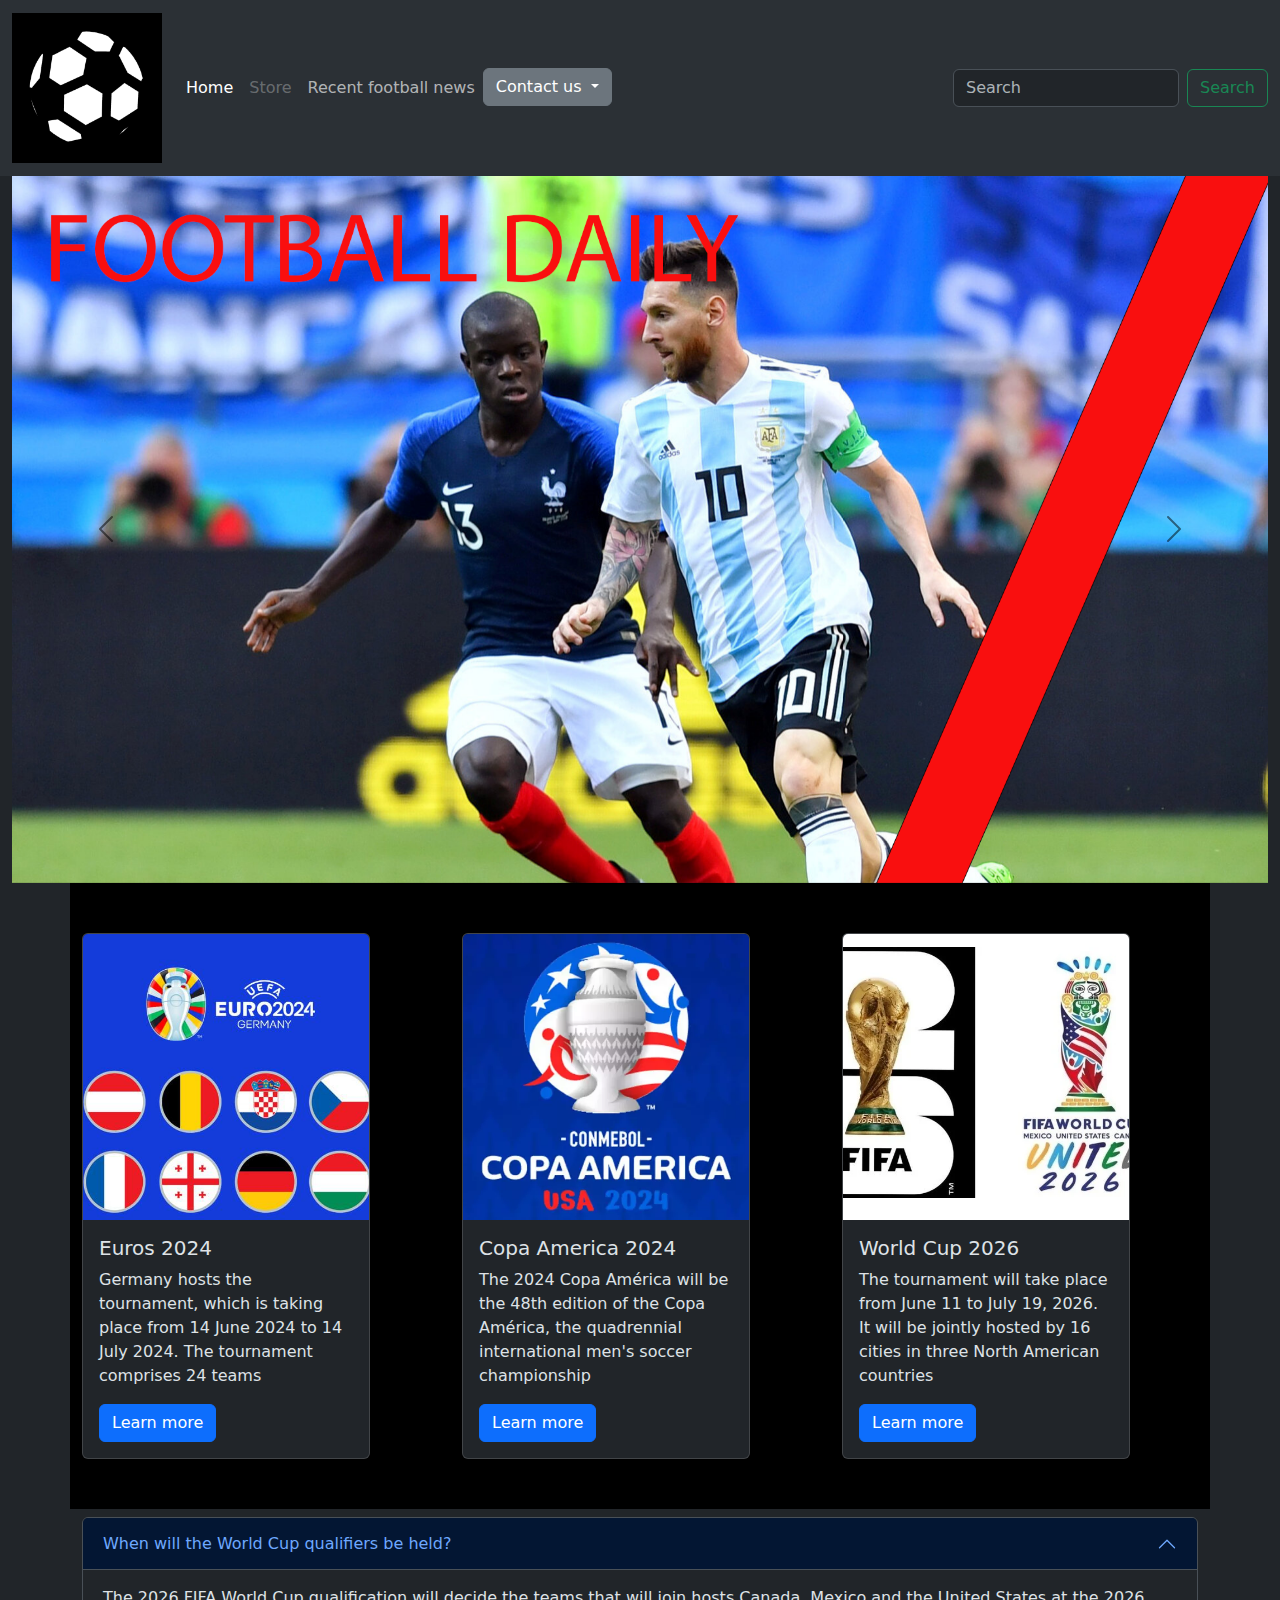
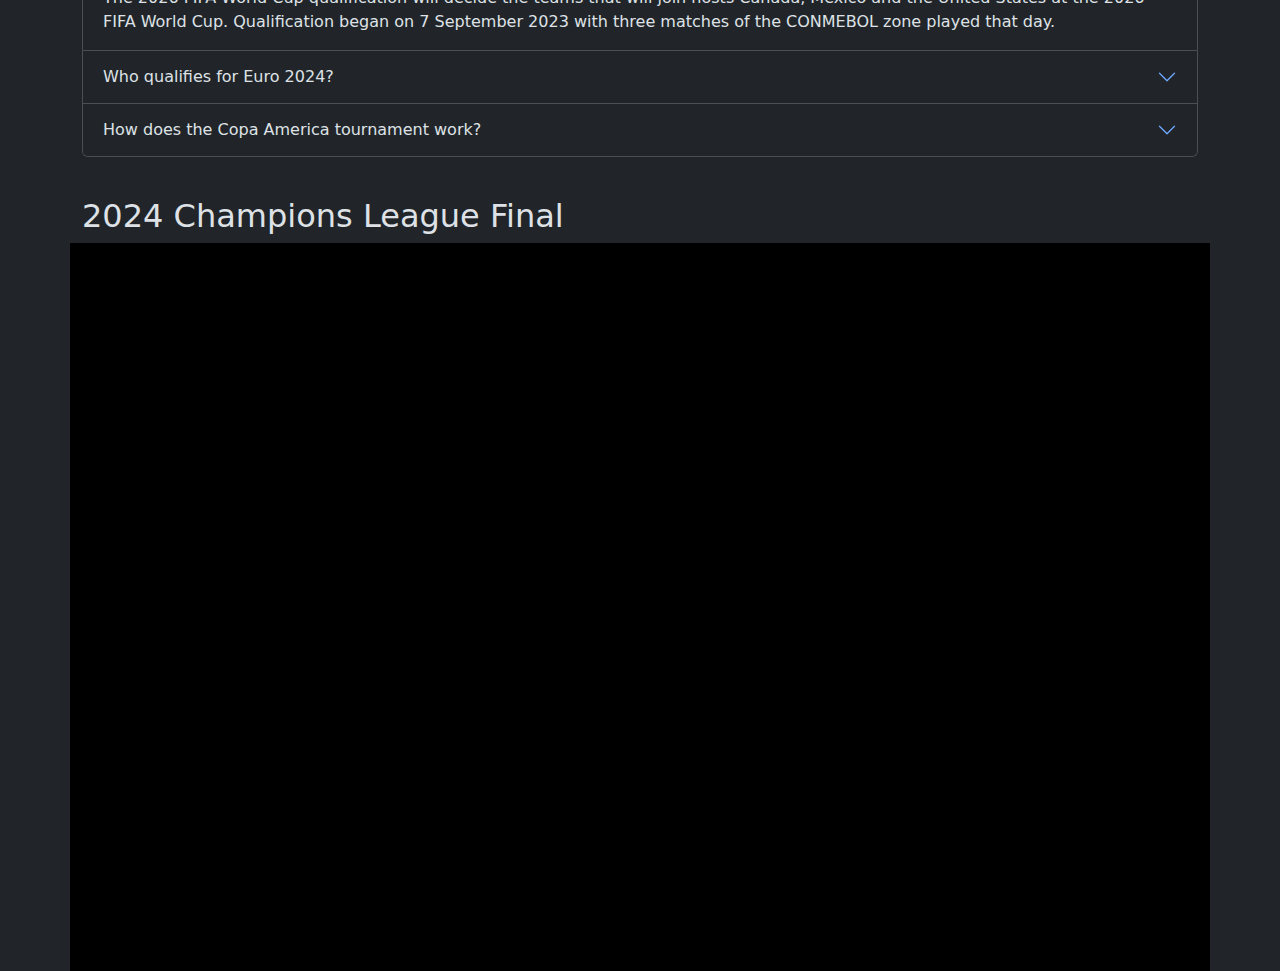
<file: index.html>
<!doctype html>
<html lang="en">
  <head>
    <meta charset="utf-8">
    <meta name="viewport" content="width=device-width, initial-scale=1">
    <title>Football Daily</title>
    <link href="https://cdn.jsdelivr.net/npm/bootstrap@5.3.3/dist/css/bootstrap.min.css" rel="stylesheet" integrity="sha384-QWTKZyjpPEjISv5WaRU9OFeRpok6YctnYmDr5pNlyT2bRjXh0JMhjY6hW+ALEwIH" crossorigin="anonymous">
    <link rel="stylesheet" href="style.css">
  </head>
  <body>
    
<!-- START TOP NAVIGATION -->
<nav class="navbar navbar-expand-lg bg-body-tertiary">
    <div class="container-fluid">
      <a class="navbar-brand" href="index.html"><img src="images/logo.png" alt="My logo" height="150"></a>
      <button class="navbar-toggler" type="button" data-bs-toggle="collapse" data-bs-target="#navbarSupportedContent" aria-controls="navbarSupportedContent" aria-expanded="false" aria-label="Toggle navigation">
        <span class="navbar-toggler-icon"></span>
      </button>
      <div class="collapse navbar-collapse" id="navbarSupportedContent">
        <ul class="navbar-nav me-auto mb-2 mb-lg-0">
          <li class="nav-item">
            <a class="nav-link active" aria-current="page" href="index.html">Home</a>
          </li>
          <li class="nav-item">
            <a class="nav-link disabled" aria-disabled="true" href="#">Store</a>
          </li>
          <li class="nav-item">
            <a class="nav-link" href="about.html">Recent football news</a>
          </li>
          
          <div class="dropdown">
            <a class="btn btn-secondary dropdown-toggle" href="#" role="button" data-bs-toggle="dropdown" aria-expanded="false">
              Contact us
            </a>
          
            <ul class="dropdown-menu">
              <li><a class="dropdown-item" href="#">Action</a></li>
              <li><a class="dropdown-item" href="#">Another action</a></li>
              <li><a class="dropdown-item" href="#">Something else here</a></li>
            </ul>
          </div>
          </li>
        </ul>
        <form class="d-flex" role="search">
          <input class="form-control me-2" type="search" placeholder="Search" aria-label="Search">
          <button class="btn btn-outline-success" type="submit">Search</button>
        </form>
      </div>
    </div>
  </nav>
  <li class="nav-item">
  


<!-- END TOP NAVIGATION -->

<!-- START HERO SLIDER -->
<div class="container-fluid">
  <div id="carouselExample" class="carousel slide">
    <div class="carousel-inner">
      <div class="carousel-item active">
        <img src="images/slider1.png" class="d-block w-100" alt="...">
      </div>
      <div class="carousel-item">
        <img src="images/slider2.png" class="d-block w-100" alt="...">
      </div>
      <div class="carousel-item">
        <img src="images/slider3.png" class="d-block w-100" alt="...">
      </div>
      <div class="carousel-item">
        <img src="images/slider4.png" class="d-block w-100" alt="...">
      </div>
    </div>
    <button class="carousel-control-prev" type="button" data-bs-target="#carouselExample" data-bs-slide="prev">
      <span class="carousel-control-prev-icon" aria-hidden="true"></span>
      <span class="visually-hidden">Previous</span>
    </button>
    <button class="carousel-control-next" type="button" data-bs-target="#carouselExample" data-bs-slide="next">
      <span class="carousel-control-next-icon" aria-hidden="true"></span>
      <span class="visually-hidden">Next</span>
    </button>
  </div>
</div>
<!-- END HERO SLIDER -->

<!-- START CARDS -->

<div class="container darkBand">
  <div class="row">
    <div class="col-sm-12 col-md-4"><div class="card" style="width: 18rem;">
      <img src="images/card1.png" class="card-img-top" alt="...">
      <div class="card-body">
        <h5 class="card-title">Euros 2024</h5>
        <p class="card-text">Germany hosts the tournament, which is taking place from 14 June 2024 to 14 July 2024. The tournament comprises 24 teams</p>
        <a href="#" class="btn btn-primary">Learn more</a>
      </div>
    </div></div>
    <div class="col-sm-12 col-md-4"><div class="card" style="width: 18rem;">
      <img src="images/card2.png" class="card-img-top" alt="...">
      <div class="card-body">
        <h5 class="card-title">Copa America 2024</h5>
        <p class="card-text">The 2024 Copa América will be the 48th edition of the Copa América, the quadrennial international men's soccer championship</p>
        <a href="#" class="btn btn-primary">Learn more</a>
      </div>
    </div></div>
    <div class="col-sm-12 col-md-4"><div class="card" style="width: 18rem;">
      <img src="images/card3.png" class="card-img-top" alt="...">
      <div class="card-body">
        <h5 class="card-title">World Cup 2026</h5>
        <p class="card-text">The tournament will take place from June 11 to July 19, 2026. It will be jointly hosted by 16 cities in three North American countries</p>
        <a href="#" class="btn btn-primary">Learn more</a>
      </div>
    </div></div>
  </div>
</div>

<!-- END CARDS -->
<!doctype html>
<html lang="en" data-bs-theme="dark">
  <head>
    <meta charset="utf-8">
    <meta name="viewport" content="width=device-width, initial-scale=1">
    <title>Bootstrap demo</title>
    <link href="https://cdn.jsdelivr.net/npm/bootstrap@5.3.3/dist/css/bootstrap.min.css" rel="stylesheet" integrity="sha384-QWTKZyjpPEjISv5WaRU9OFeRpok6YctnYmDr5pNlyT2bRjXh0JMhjY6hW+ALEwIH" crossorigin="anonymous">
  </head>
  <body>
    
    <script src="https://cdn.jsdelivr.net/npm/bootstrap@5.3.3/dist/js/bootstrap.bundle.min.js" integrity="sha384-YvpcrYf0tY3lHB60NNkmXc5s9fDVZLESaAA55NDzOxhy9GkcIdslK1eN7N6jIeHz" crossorigin="anonymous"></script>
  </body>
</html>
<!-- BEGIN FAQ -->
<h1></h1>
<h1></h1>
<h1></h1>
<h1></h1>
<div class="container">
  <div class="row">
<div class="accordion" id="accordionExample">
  <div class="accordion-item">
    <h2 class="accordion-header">
      <button class="accordion-button" type="button" data-bs-toggle="collapse" data-bs-target="#collapseOne" aria-expanded="true" aria-controls="collapseOne">
        When will the World Cup qualifiers be held?
      </button>
    </h2>
    <div id="collapseOne" class="accordion-collapse collapse show" data-bs-parent="#accordionExample">
      <div class="accordion-body">
        The 2026 FIFA World Cup qualification will decide the teams that will join hosts Canada, Mexico and the United States at the 2026 FIFA World Cup. Qualification began on 7 September 2023 with three matches of the CONMEBOL zone played that day.
      </div>
    </div>
  </div>
  <div class="accordion-item">
    <h2 class="accordion-header">
      <button class="accordion-button collapsed" type="button" data-bs-toggle="collapse" data-bs-target="#collapseTwo" aria-expanded="false" aria-controls="collapseTwo">
        Who qualifies for Euro 2024?
      </button>
    </h2>
    <div id="collapseTwo" class="accordion-collapse collapse" data-bs-parent="#accordionExample">
      <div class="accordion-body">
        Two teams - the group winners and runners-up - will qualify automatically from each of the 10 groups. Three teams will then qualify via the play-offs.
      </div>
    </div>
  </div>
  <div class="accordion-item">
    <h2 class="accordion-header">
      <button class="accordion-button collapsed" type="button" data-bs-toggle="collapse" data-bs-target="#collapseThree" aria-expanded="false" aria-controls="collapseThree">
        How does the Copa America tournament work?
      </button>
    </h2>
    <div id="collapseThree" class="accordion-collapse collapse" data-bs-parent="#accordionExample">
      <div class="accordion-body">
        The 16-team tournament begins with four groups of four, who will each play every other member of their respective groups once.
      </div>
    </div>
  </div>
</div>

<!-- END FAQ -->
<h1></h1>
<h1></h1>
<h1></h1>
<h1></h1>
<h1></h1>
<h2>2024 Champions League Final</h2>	
<div class="container darkBand">
  <div class="row">
    <div class="ratio ratio-16x9">
      <iframe src="https://www.youtube.com/embed/e4-tgq8h3y4?si=dY5yD39Nbt-waVUU" title="YouTube video player" frameborder="0" allow="accelerometer; autoplay; clipboard-write; encrypted-media; gyroscope; picture-in-picture; web-share" referrerpolicy="strict-origin-when-cross-origin" allowfullscreen></iframe>
    </div>
  </div>
</div>

<!-- DO NOT EDIT BELOW THIS LINE -->
    <script src="https://cdn.jsdelivr.net/npm/bootstrap@5.3.3/dist/js/bootstrap.bundle.min.js" integrity="sha384-YvpcrYf0tY3lHB60NNkmXc5s9fDVZLESaAA55NDzOxhy9GkcIdslK1eN7N6jIeHz" crossorigin="anonymous"></script>
  </body>
</html>
</file>
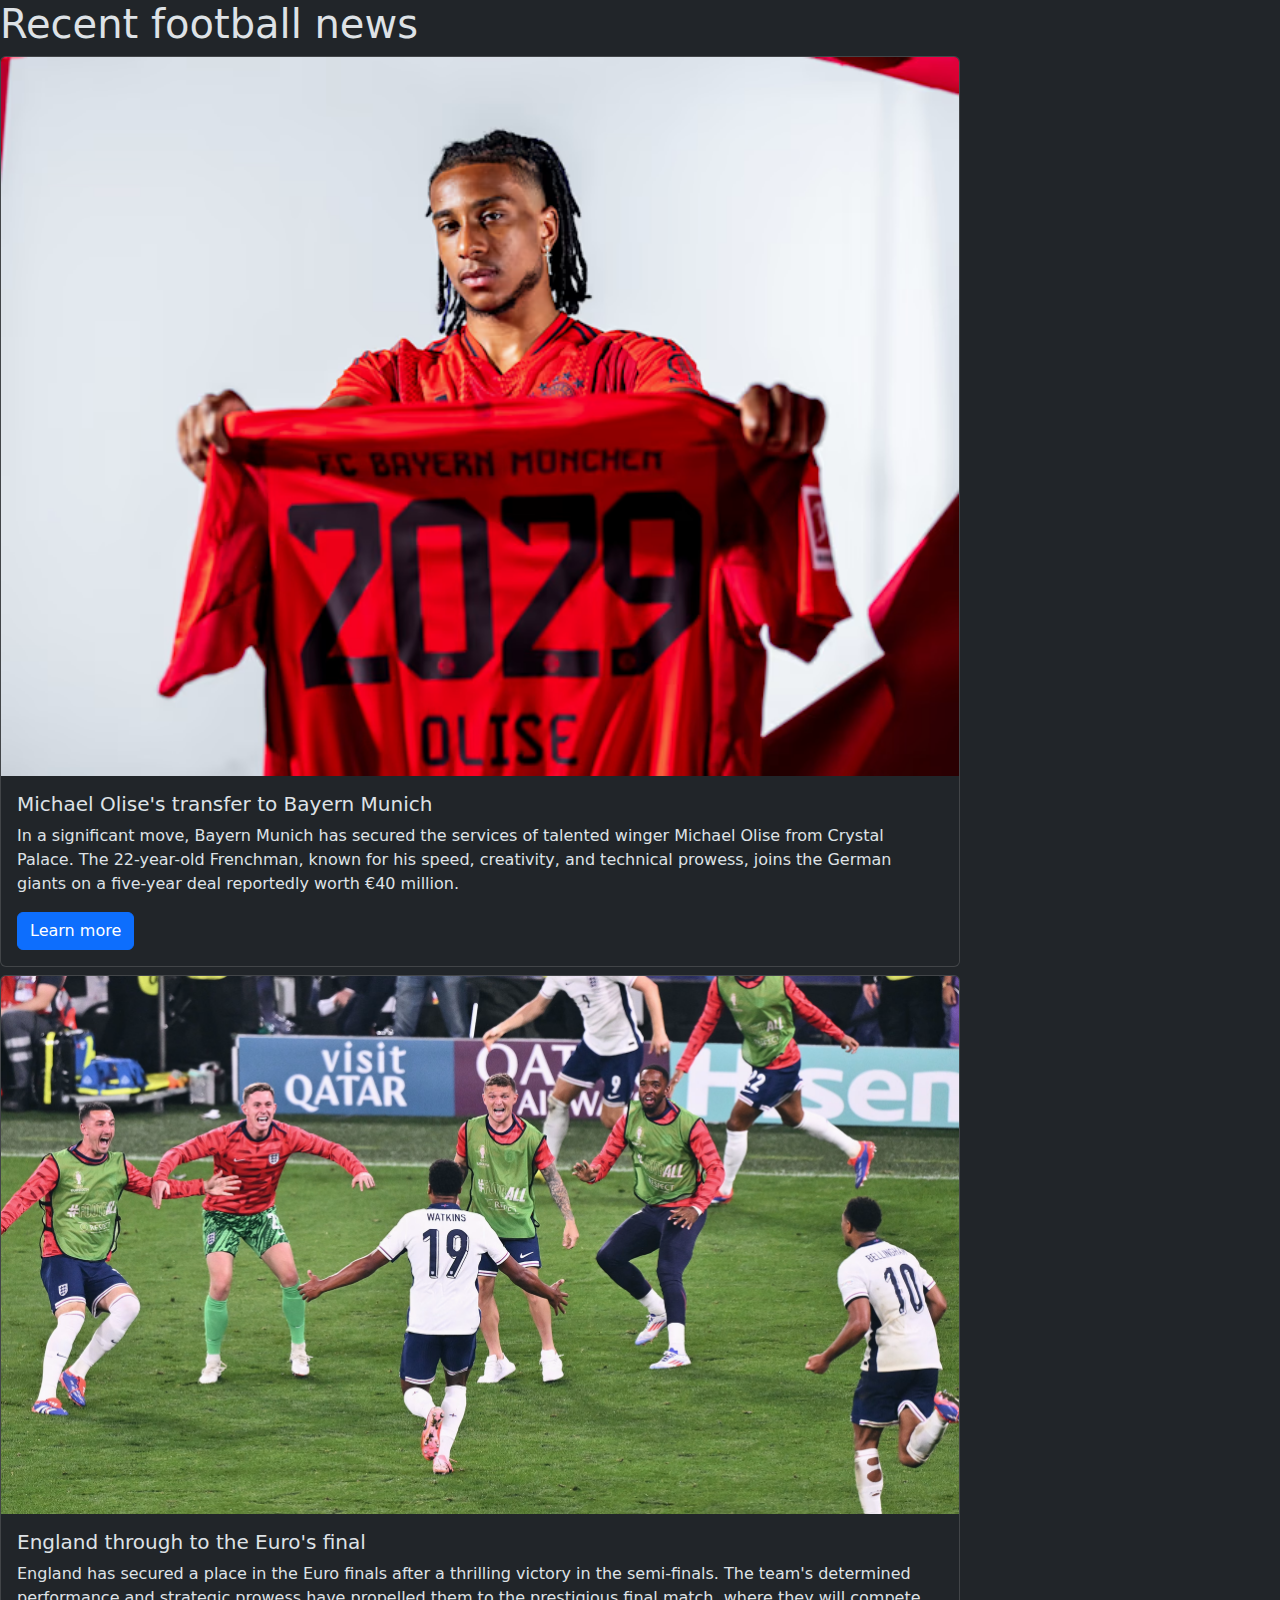
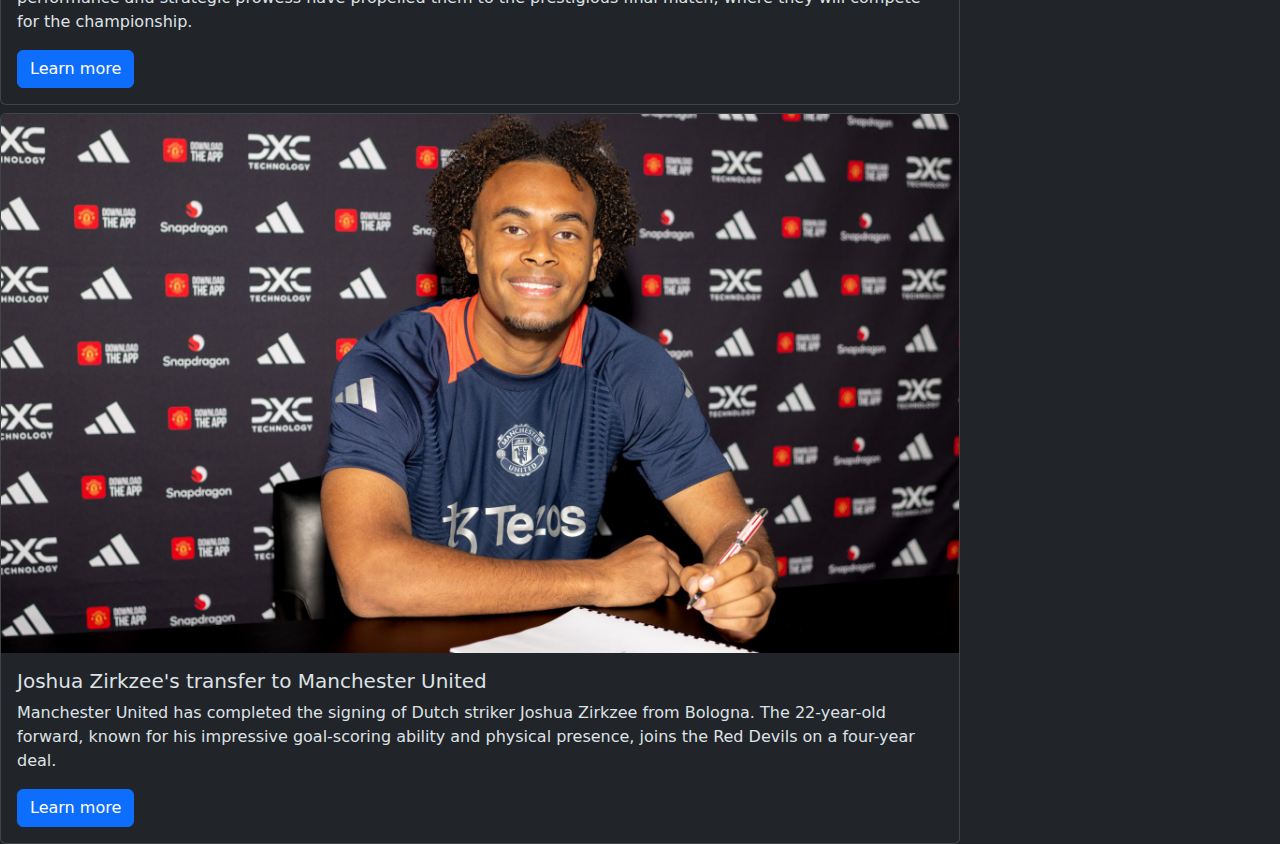
<file: about.html>
<!doctype html>
<html lang="en">
  <head>
    <meta charset="utf-8">
    <meta name="viewport" content="width=device-width, initial-scale=1">
    <title>Football Daily</title>
    <link href="https://cdn.jsdelivr.net/npm/bootstrap@5.3.3/dist/css/bootstrap.min.css" rel="stylesheet" integrity="sha384-QWTKZyjpPEjISv5WaRU9OFeRpok6YctnYmDr5pNlyT2bRjXh0JMhjY6hW+ALEwIH" crossorigin="anonymous">
  </head>
  <body>
    <h1>Recent football news</h1>
<h1> </h1>


<div class="card" style="width: 60rem;">
 <img src="/images/card4.avif" class="card-img-top" alt="...">
 <div class="card-body">
   <h5 class="card-title">Michael Olise's transfer to Bayern Munich</h5>
   <p class="card-text">In a significant move, Bayern Munich has secured the services of talented winger Michael Olise from Crystal Palace. The 22-year-old Frenchman, known for his speed, creativity, and technical prowess, joins the German giants on a five-year deal reportedly worth €40 million.


   </p>
   <a href="#" class="btn btn-primary">Learn more</a>
 </div>
</div>
<h1>  </h1>
<div class="card" style="width: 60rem;">
 <img src="/images/card5.avif" class="card-img-top" alt="...">
 <div class="card-body">
   <h5 class="card-title">England through to the Euro's final</h5>
   <p class="card-text">England has secured a place in the Euro finals after a thrilling victory in the semi-finals. The team's determined performance and strategic prowess have propelled them to the prestigious final match, where they will compete for the championship.  </p>
   <a href="#" class="btn btn-primary">Learn more</a>
 </div>
</div>
<h1>  </h1>
<div class="card" style="width: 60rem;">
 <img src="/images/card6.jpg" class="card-img-top" alt="...">
 <div class="card-body">
   <h5 class="card-title">Joshua Zirkzee's transfer to Manchester United</h5>
   <p class="card-text">Manchester United has completed the signing of Dutch striker Joshua Zirkzee from Bologna. The 22-year-old forward, known for his impressive goal-scoring ability and physical presence, joins the Red Devils on a four-year deal.  </p>
   <a href="#" class="btn btn-primary">Learn more</a>
 </div>
</div>
  </body>
</html>
<!doctype html>
<html lang="en" data-bs-theme="dark">
  <head>
    <meta charset="utf-8">
    <meta name="viewport" content="width=device-width, initial-scale=1">
    <title>Bootstrap demo</title>
    <link href="https://cdn.jsdelivr.net/npm/bootstrap@5.3.3/dist/css/bootstrap.min.css" rel="stylesheet" integrity="sha384-QWTKZyjpPEjISv5WaRU9OFeRpok6YctnYmDr5pNlyT2bRjXh0JMhjY6hW+ALEwIH" crossorigin="anonymous">
  </head>
  <body>
    
    <script src="https://cdn.jsdelivr.net/npm/bootstrap@5.3.3/dist/js/bootstrap.bundle.min.js" integrity="sha384-YvpcrYf0tY3lHB60NNkmXc5s9fDVZLESaAA55NDzOxhy9GkcIdslK1eN7N6jIeHz" crossorigin="anonymous"></script>
  </body>
</html>
</file>
<file: style.css>
.darkBand {
    background-color: black;
    padding-top:50px;
    padding-bottom:50px;
   
 }
</file>
